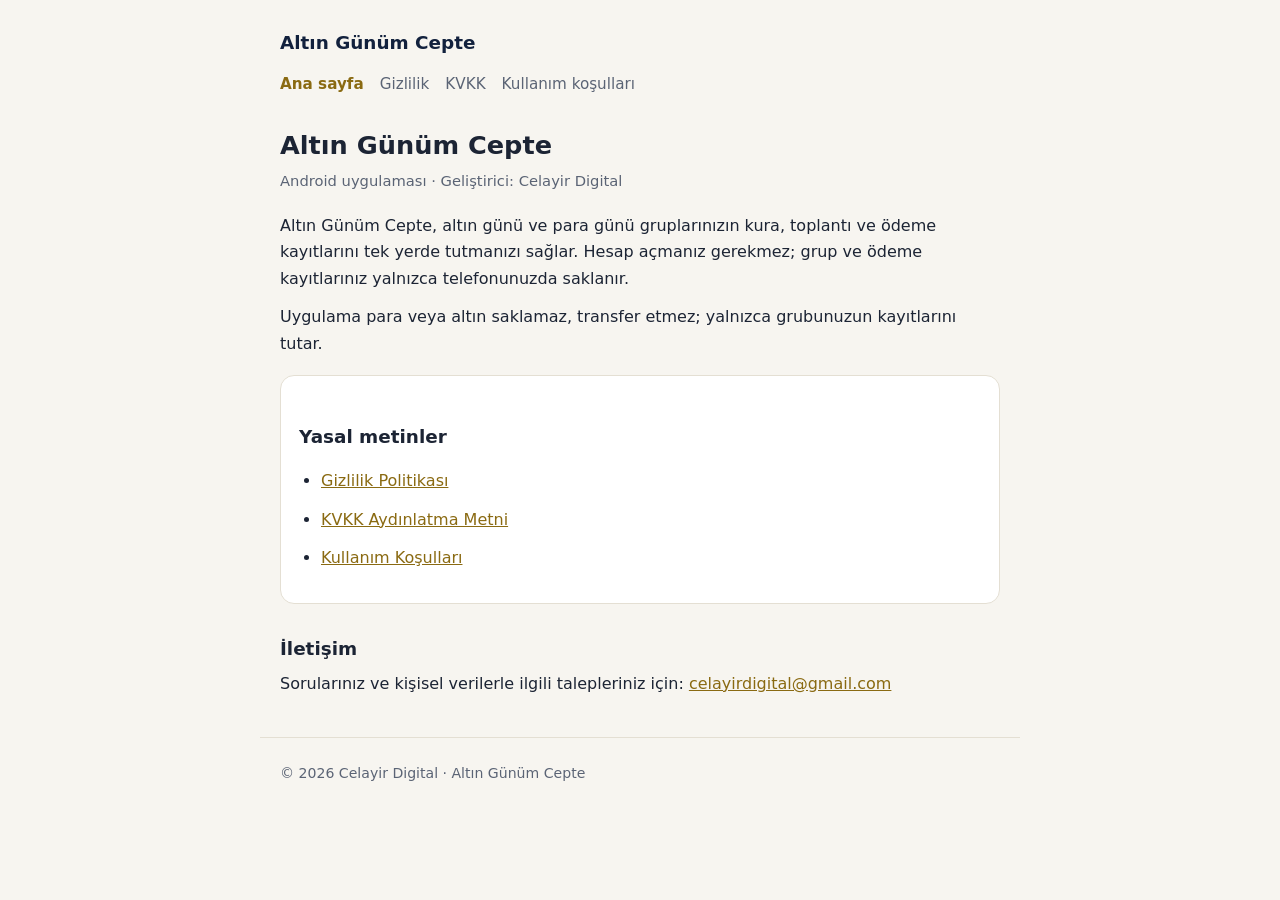
<file: index.html>
<!doctype html>
<html lang="tr">
<head>
<meta charset="utf-8">
<meta name="viewport" content="width=device-width, initial-scale=1">
<title>Altın Günüm Cepte — Celayir Digital</title>
<meta name="description" content="Altın Günüm Cepte: altın ve para günü gruplarınızı telefonunuzda yönetin. Gizlilik politikası, KVKK aydınlatma metni ve kullanım koşulları.">
<link rel="stylesheet" href="style.css">
</head>
<body>
<header>
  <a class="brand" href="./">Altın Günüm Cepte</a>
  <nav>
    <a href="./" aria-current="page">Ana sayfa</a>
    <a href="gizlilik-politikasi.html">Gizlilik</a>
    <a href="kvkk-aydinlatma.html">KVKK</a>
    <a href="kullanim-kosullari.html">Kullanım koşulları</a>
  </nav>
</header>
<main>
  <h1>Altın Günüm Cepte</h1>
  <p class="meta">Android uygulaması · Geliştirici: Celayir Digital</p>
  <p>Altın Günüm Cepte, altın günü ve para günü gruplarınızın kura, toplantı ve ödeme kayıtlarını tek yerde
    tutmanızı sağlar. Hesap açmanız gerekmez; grup ve ödeme kayıtlarınız yalnızca telefonunuzda saklanır.</p>
  <p>Uygulama para veya altın saklamaz, transfer etmez; yalnızca grubunuzun kayıtlarını tutar.</p>

  <div class="card">
    <h2>Yasal metinler</h2>
    <ul>
      <li><a href="gizlilik-politikasi.html">Gizlilik Politikası</a></li>
      <li><a href="kvkk-aydinlatma.html">KVKK Aydınlatma Metni</a></li>
      <li><a href="kullanim-kosullari.html">Kullanım Koşulları</a></li>
    </ul>
  </div>

  <h2>İletişim</h2>
  <p>Sorularınız ve kişisel verilerle ilgili talepleriniz için:
    <a href="mailto:celayirdigital@gmail.com">celayirdigital@gmail.com</a></p>
</main>
<footer>© 2026 Celayir Digital · Altın Günüm Cepte</footer>
</body>
</html>
</file>
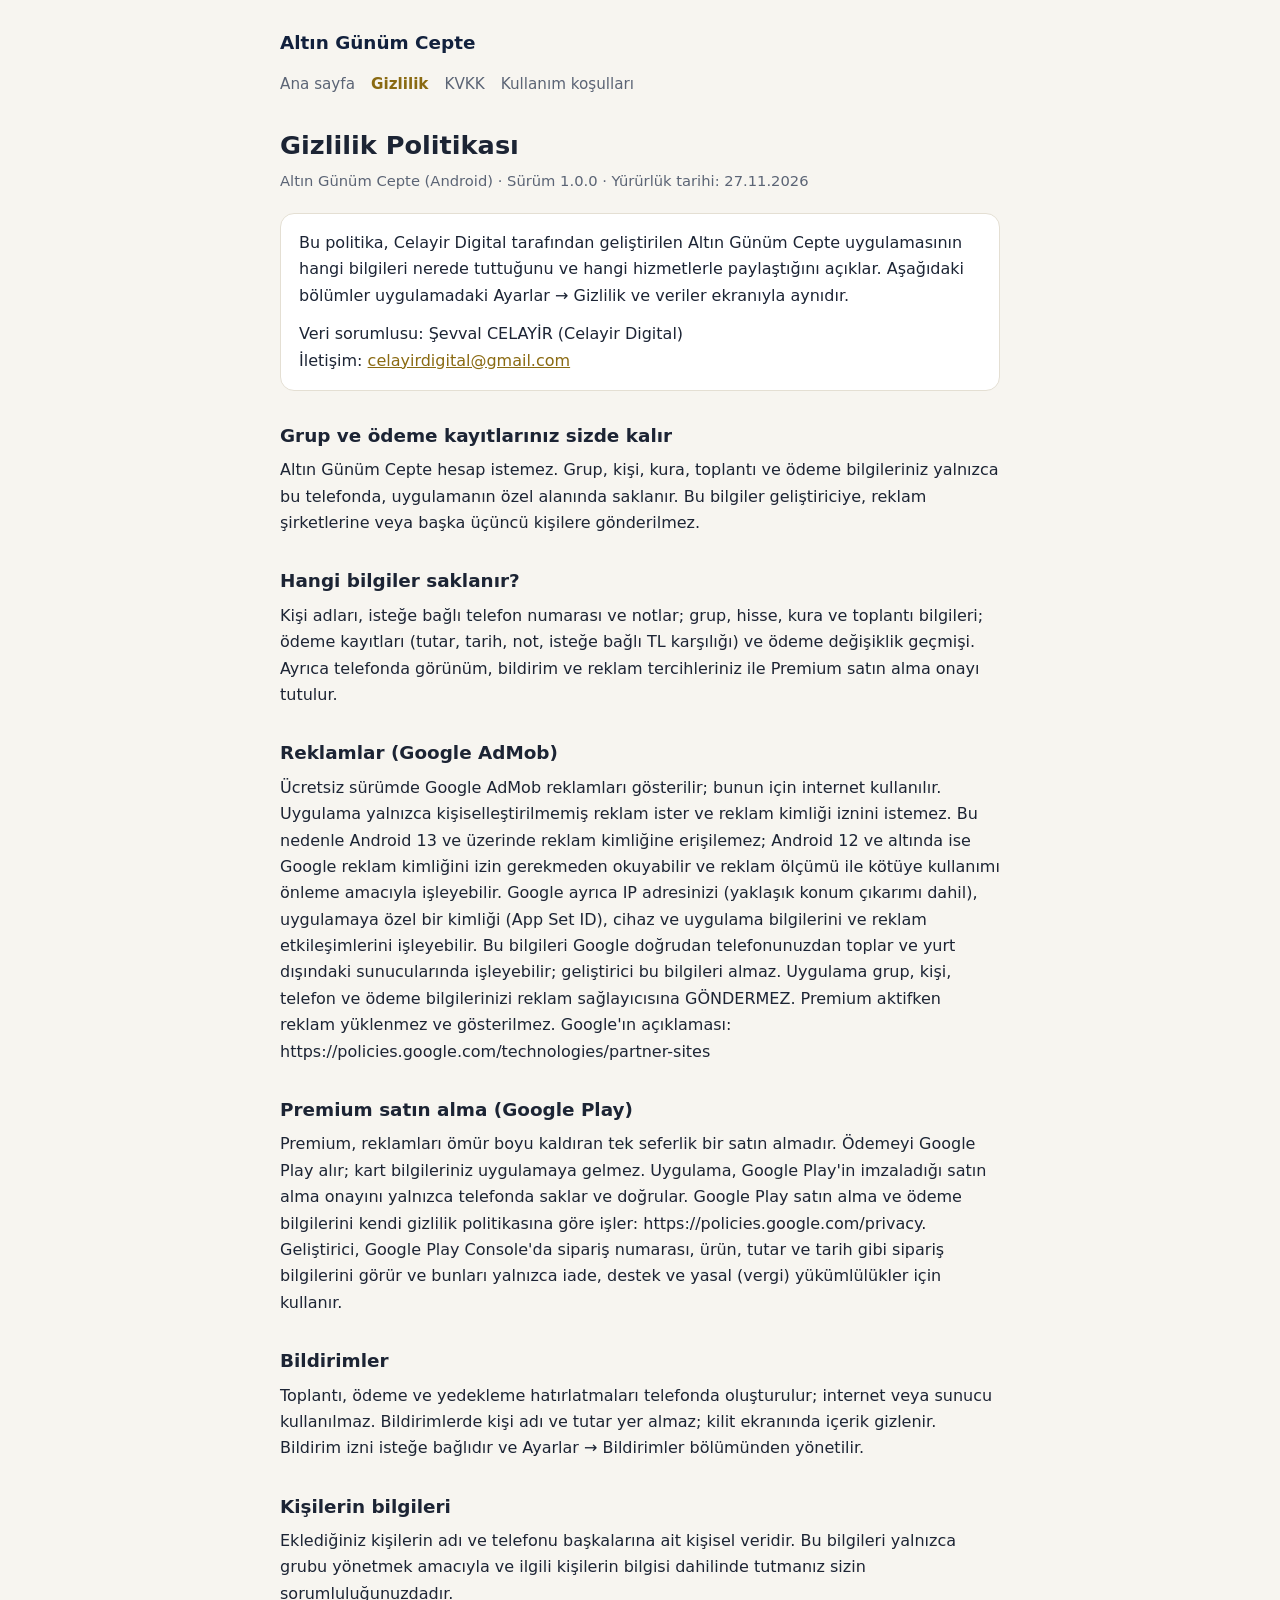
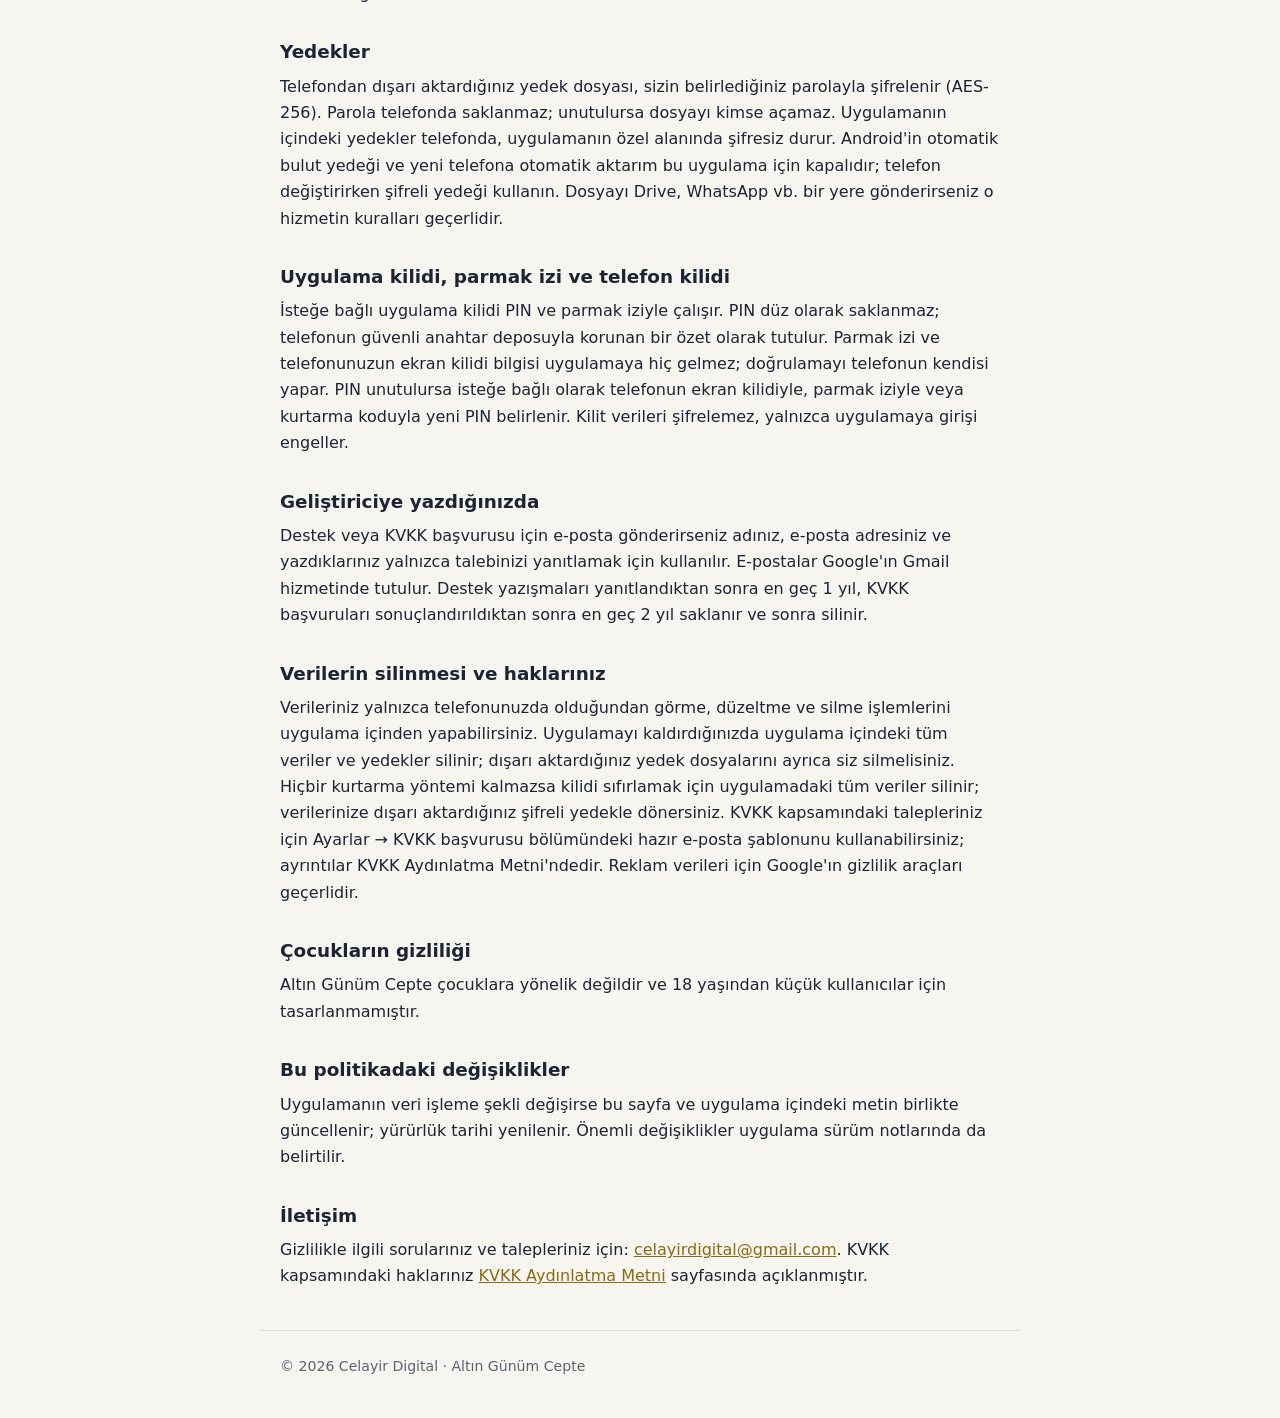
<file: gizlilik-politikasi.html>
<!doctype html>
<html lang="tr">
<head>
<meta charset="utf-8">
<meta name="viewport" content="width=device-width, initial-scale=1">
<title>Gizlilik Politikası — Altın Günüm Cepte</title>
<link rel="stylesheet" href="style.css">
</head>
<body>
<header>
  <a class="brand" href="./">Altın Günüm Cepte</a>
  <nav>
    <a href="./">Ana sayfa</a>
    <a href="gizlilik-politikasi.html" aria-current="page">Gizlilik</a>
    <a href="kvkk-aydinlatma.html">KVKK</a>
    <a href="kullanim-kosullari.html">Kullanım koşulları</a>
  </nav>
</header>
<main>
<h1>Gizlilik Politikası</h1>
<p class="meta">Altın Günüm Cepte (Android) · Sürüm 1.0.0 · Yürürlük tarihi: 27.11.2026</p>
<div class="card">
<p>Bu politika, Celayir Digital tarafından geliştirilen Altın Günüm Cepte uygulamasının hangi bilgileri nerede tuttuğunu ve hangi hizmetlerle paylaştığını açıklar. Aşağıdaki bölümler uygulamadaki Ayarlar → Gizlilik ve veriler ekranıyla aynıdır.</p>
<p>Veri sorumlusu: Şevval CELAYİR (Celayir Digital)<br>İletişim: <a href="mailto:celayirdigital@gmail.com">celayirdigital@gmail.com</a></p>
</div>
<h2>Grup ve ödeme kayıtlarınız sizde kalır</h2>
<p>Altın Günüm Cepte hesap istemez. Grup, kişi, kura, toplantı ve ödeme bilgileriniz yalnızca bu telefonda, uygulamanın özel alanında saklanır. Bu bilgiler geliştiriciye, reklam şirketlerine veya başka üçüncü kişilere gönderilmez.</p>
<h2>Hangi bilgiler saklanır?</h2>
<p>Kişi adları, isteğe bağlı telefon numarası ve notlar; grup, hisse, kura ve toplantı bilgileri; ödeme kayıtları (tutar, tarih, not, isteğe bağlı TL karşılığı) ve ödeme değişiklik geçmişi. Ayrıca telefonda görünüm, bildirim ve reklam tercihleriniz ile Premium satın alma onayı tutulur.</p>
<h2>Reklamlar (Google AdMob)</h2>
<p>Ücretsiz sürümde Google AdMob reklamları gösterilir; bunun için internet kullanılır. Uygulama yalnızca kişiselleştirilmemiş reklam ister ve reklam kimliği iznini istemez. Bu nedenle Android 13 ve üzerinde reklam kimliğine erişilemez; Android 12 ve altında ise Google reklam kimliğini izin gerekmeden okuyabilir ve reklam ölçümü ile kötüye kullanımı önleme amacıyla işleyebilir. Google ayrıca IP adresinizi (yaklaşık konum çıkarımı dahil), uygulamaya özel bir kimliği (App Set ID), cihaz ve uygulama bilgilerini ve reklam etkileşimlerini işleyebilir. Bu bilgileri Google doğrudan telefonunuzdan toplar ve yurt dışındaki sunucularında işleyebilir; geliştirici bu bilgileri almaz. Uygulama grup, kişi, telefon ve ödeme bilgilerinizi reklam sağlayıcısına GÖNDERMEZ. Premium aktifken reklam yüklenmez ve gösterilmez. Google'ın açıklaması: https://policies.google.com/technologies/partner-sites</p>
<h2>Premium satın alma (Google Play)</h2>
<p>Premium, reklamları ömür boyu kaldıran tek seferlik bir satın almadır. Ödemeyi Google Play alır; kart bilgileriniz uygulamaya gelmez. Uygulama, Google Play'in imzaladığı satın alma onayını yalnızca telefonda saklar ve doğrular. Google Play satın alma ve ödeme bilgilerini kendi gizlilik politikasına göre işler: https://policies.google.com/privacy. Geliştirici, Google Play Console'da sipariş numarası, ürün, tutar ve tarih gibi sipariş bilgilerini görür ve bunları yalnızca iade, destek ve yasal (vergi) yükümlülükler için kullanır.</p>
<h2>Bildirimler</h2>
<p>Toplantı, ödeme ve yedekleme hatırlatmaları telefonda oluşturulur; internet veya sunucu kullanılmaz. Bildirimlerde kişi adı ve tutar yer almaz; kilit ekranında içerik gizlenir. Bildirim izni isteğe bağlıdır ve Ayarlar → Bildirimler bölümünden yönetilir.</p>
<h2>Kişilerin bilgileri</h2>
<p>Eklediğiniz kişilerin adı ve telefonu başkalarına ait kişisel veridir. Bu bilgileri yalnızca grubu yönetmek amacıyla ve ilgili kişilerin bilgisi dahilinde tutmanız sizin sorumluluğunuzdadır.</p>
<h2>Yedekler</h2>
<p>Telefondan dışarı aktardığınız yedek dosyası, sizin belirlediğiniz parolayla şifrelenir (AES-256). Parola telefonda saklanmaz; unutulursa dosyayı kimse açamaz. Uygulamanın içindeki yedekler telefonda, uygulamanın özel alanında şifresiz durur. Android'in otomatik bulut yedeği ve yeni telefona otomatik aktarım bu uygulama için kapalıdır; telefon değiştirirken şifreli yedeği kullanın. Dosyayı Drive, WhatsApp vb. bir yere gönderirseniz o hizmetin kuralları geçerlidir.</p>
<h2>Uygulama kilidi, parmak izi ve telefon kilidi</h2>
<p>İsteğe bağlı uygulama kilidi PIN ve parmak iziyle çalışır. PIN düz olarak saklanmaz; telefonun güvenli anahtar deposuyla korunan bir özet olarak tutulur. Parmak izi ve telefonunuzun ekran kilidi bilgisi uygulamaya hiç gelmez; doğrulamayı telefonun kendisi yapar. PIN unutulursa isteğe bağlı olarak telefonun ekran kilidiyle, parmak iziyle veya kurtarma koduyla yeni PIN belirlenir. Kilit verileri şifrelemez, yalnızca uygulamaya girişi engeller.</p>
<h2>Geliştiriciye yazdığınızda</h2>
<p>Destek veya KVKK başvurusu için e-posta gönderirseniz adınız, e-posta adresiniz ve yazdıklarınız yalnızca talebinizi yanıtlamak için kullanılır. E-postalar Google'ın Gmail hizmetinde tutulur. Destek yazışmaları yanıtlandıktan sonra en geç 1 yıl, KVKK başvuruları sonuçlandırıldıktan sonra en geç 2 yıl saklanır ve sonra silinir.</p>
<h2>Verilerin silinmesi ve haklarınız</h2>
<p>Verileriniz yalnızca telefonunuzda olduğundan görme, düzeltme ve silme işlemlerini uygulama içinden yapabilirsiniz. Uygulamayı kaldırdığınızda uygulama içindeki tüm veriler ve yedekler silinir; dışarı aktardığınız yedek dosyalarını ayrıca siz silmelisiniz. Hiçbir kurtarma yöntemi kalmazsa kilidi sıfırlamak için uygulamadaki tüm veriler silinir; verilerinize dışarı aktardığınız şifreli yedekle dönersiniz. KVKK kapsamındaki talepleriniz için Ayarlar → KVKK başvurusu bölümündeki hazır e-posta şablonunu kullanabilirsiniz; ayrıntılar KVKK Aydınlatma Metni'ndedir. Reklam verileri için Google'ın gizlilik araçları geçerlidir.</p>
<h2>Çocukların gizliliği</h2>
<p>Altın Günüm Cepte çocuklara yönelik değildir ve 18 yaşından küçük kullanıcılar için tasarlanmamıştır.</p>
<h2>Bu politikadaki değişiklikler</h2>
<p>Uygulamanın veri işleme şekli değişirse bu sayfa ve uygulama içindeki metin birlikte güncellenir; yürürlük tarihi yenilenir. Önemli değişiklikler uygulama sürüm notlarında da belirtilir.</p>
<h2>İletişim</h2>
<p>Gizlilikle ilgili sorularınız ve talepleriniz için: <a href="mailto:celayirdigital@gmail.com">celayirdigital@gmail.com</a>. KVKK kapsamındaki haklarınız <a href="kvkk-aydinlatma.html">KVKK Aydınlatma Metni</a> sayfasında açıklanmıştır.</p>
</main>
<footer>© 2026 Celayir Digital · Altın Günüm Cepte</footer>
</body>
</html>
</file>
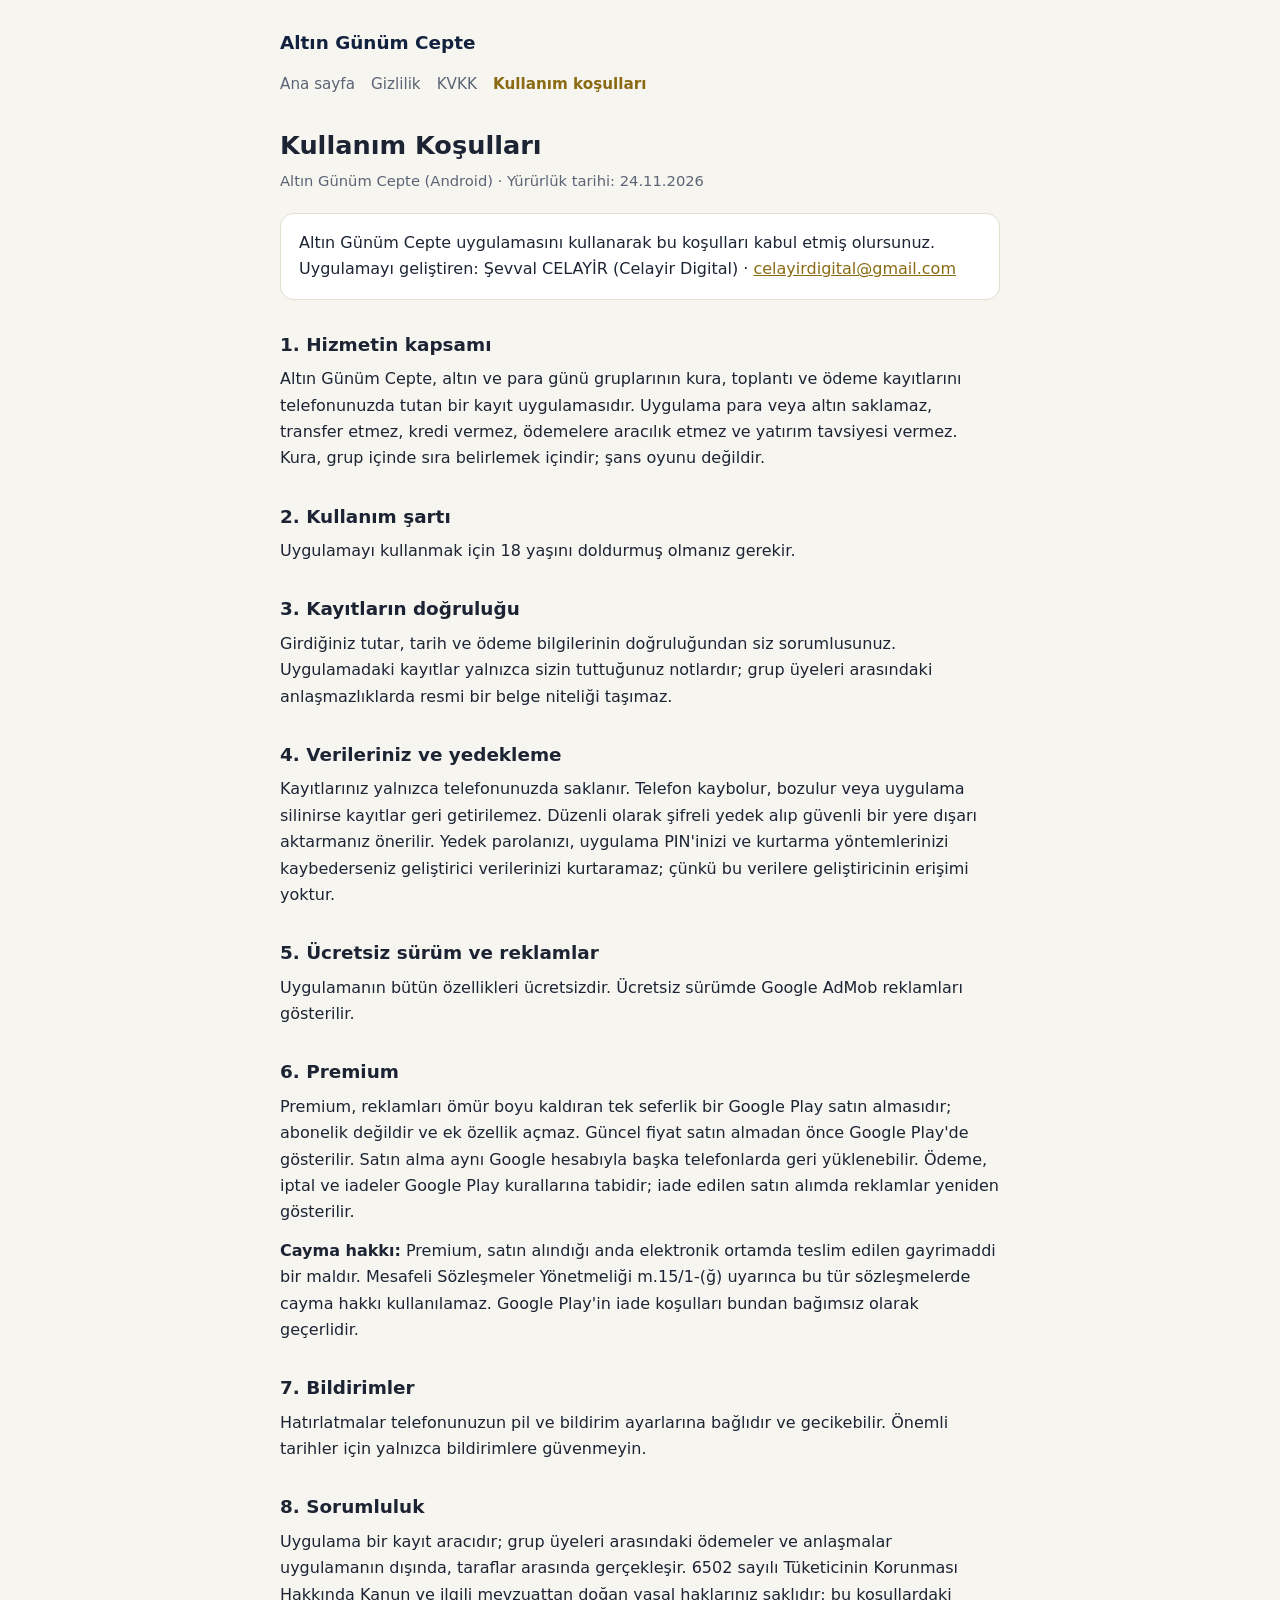
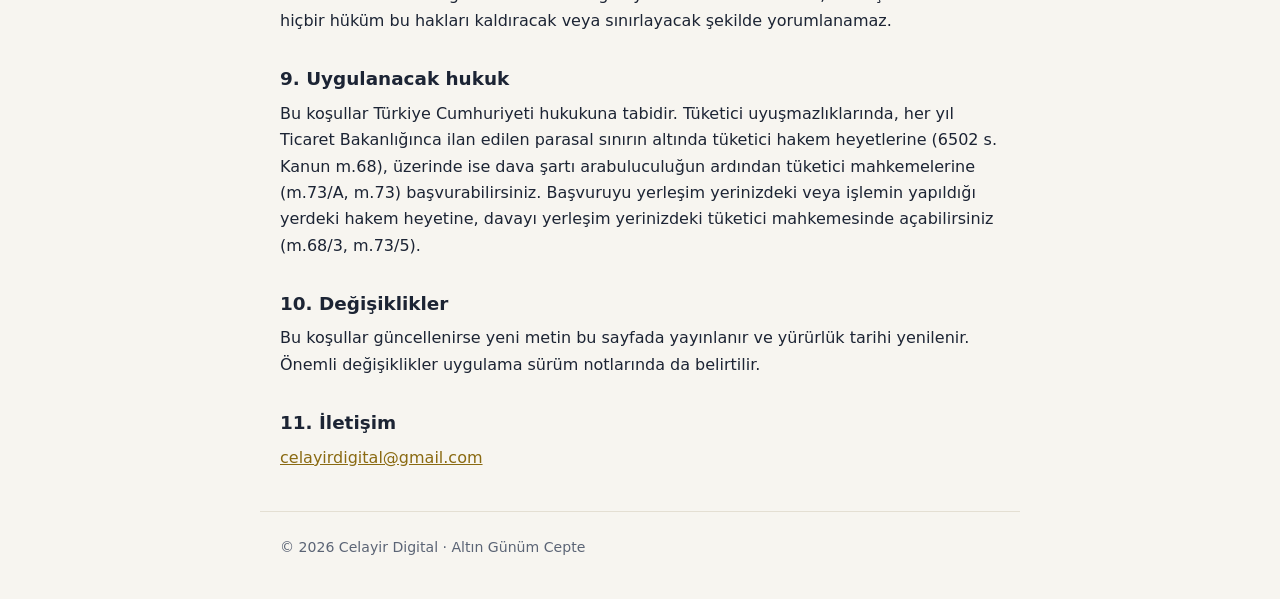
<file: kullanim-kosullari.html>
<!doctype html>
<html lang="tr">
<head>
<meta charset="utf-8">
<meta name="viewport" content="width=device-width, initial-scale=1">
<title>Kullanım Koşulları — Altın Günüm Cepte</title>
<link rel="stylesheet" href="style.css">
</head>
<body>
<header>
  <a class="brand" href="./">Altın Günüm Cepte</a>
  <nav>
    <a href="./">Ana sayfa</a>
    <a href="gizlilik-politikasi.html">Gizlilik</a>
    <a href="kvkk-aydinlatma.html">KVKK</a>
    <a href="kullanim-kosullari.html" aria-current="page">Kullanım koşulları</a>
  </nav>
</header>
<main>
<h1>Kullanım Koşulları</h1>
<p class="meta">Altın Günüm Cepte (Android) · Yürürlük tarihi: 24.11.2026</p>

<div class="card">
  <p>Altın Günüm Cepte uygulamasını kullanarak bu koşulları kabul etmiş olursunuz. Uygulamayı geliştiren:
    Şevval CELAYİR (Celayir Digital) ·
    <a href="mailto:celayirdigital@gmail.com">celayirdigital@gmail.com</a></p>
</div>

<h2>1. Hizmetin kapsamı</h2>
<p>Altın Günüm Cepte, altın ve para günü gruplarının kura, toplantı ve ödeme kayıtlarını telefonunuzda tutan bir
  kayıt uygulamasıdır. Uygulama para veya altın saklamaz, transfer etmez, kredi vermez, ödemelere
  aracılık etmez ve yatırım tavsiyesi vermez. Kura, grup içinde sıra belirlemek içindir; şans oyunu değildir.</p>

<h2>2. Kullanım şartı</h2>
<p>Uygulamayı kullanmak için 18 yaşını doldurmuş olmanız gerekir.</p>

<h2>3. Kayıtların doğruluğu</h2>
<p>Girdiğiniz tutar, tarih ve ödeme bilgilerinin doğruluğundan siz sorumlusunuz. Uygulamadaki kayıtlar
  yalnızca sizin tuttuğunuz notlardır; grup üyeleri arasındaki anlaşmazlıklarda resmi bir belge niteliği
  taşımaz.</p>

<h2>4. Verileriniz ve yedekleme</h2>
<p>Kayıtlarınız yalnızca telefonunuzda saklanır. Telefon kaybolur, bozulur veya uygulama silinirse kayıtlar
  geri getirilemez. Düzenli olarak şifreli yedek alıp güvenli bir yere dışarı aktarmanız önerilir. Yedek
  parolanızı, uygulama PIN'inizi ve kurtarma yöntemlerinizi kaybederseniz geliştirici verilerinizi
  kurtaramaz; çünkü bu verilere geliştiricinin erişimi yoktur.</p>

<h2>5. Ücretsiz sürüm ve reklamlar</h2>
<p>Uygulamanın bütün özellikleri ücretsizdir. Ücretsiz sürümde Google AdMob reklamları gösterilir.</p>

<h2>6. Premium</h2>
<p>Premium, reklamları ömür boyu kaldıran tek seferlik bir Google Play satın almasıdır; abonelik değildir ve
  ek özellik açmaz. Güncel fiyat satın almadan önce Google Play'de gösterilir. Satın alma aynı Google
  hesabıyla başka telefonlarda geri yüklenebilir. Ödeme, iptal ve iadeler Google Play kurallarına tabidir;
  iade edilen satın alımda reklamlar yeniden gösterilir.</p>
<p><strong>Cayma hakkı:</strong> Premium, satın alındığı anda elektronik ortamda teslim edilen gayrimaddi bir
  maldır. Mesafeli Sözleşmeler Yönetmeliği m.15/1-(ğ) uyarınca bu tür sözleşmelerde cayma hakkı
  kullanılamaz. Google Play'in iade koşulları bundan bağımsız olarak geçerlidir.</p>

<h2>7. Bildirimler</h2>
<p>Hatırlatmalar telefonunuzun pil ve bildirim ayarlarına bağlıdır ve gecikebilir. Önemli tarihler için
  yalnızca bildirimlere güvenmeyin.</p>

<h2>8. Sorumluluk</h2>
<p>Uygulama bir kayıt aracıdır; grup üyeleri arasındaki ödemeler ve anlaşmalar uygulamanın dışında,
  taraflar arasında gerçekleşir. 6502 sayılı Tüketicinin Korunması Hakkında Kanun ve ilgili mevzuattan
  doğan yasal haklarınız saklıdır; bu koşullardaki hiçbir hüküm bu hakları kaldıracak veya sınırlayacak
  şekilde yorumlanamaz.</p>

<h2>9. Uygulanacak hukuk</h2>
<p>Bu koşullar Türkiye Cumhuriyeti hukukuna tabidir. Tüketici uyuşmazlıklarında, her yıl Ticaret
  Bakanlığınca ilan edilen parasal sınırın altında tüketici hakem heyetlerine (6502 s. Kanun m.68), üzerinde
  ise dava şartı arabuluculuğun ardından tüketici mahkemelerine (m.73/A, m.73) başvurabilirsiniz. Başvuruyu yerleşim yerinizdeki veya işlemin
  yapıldığı yerdeki hakem heyetine, davayı yerleşim yerinizdeki tüketici mahkemesinde açabilirsiniz
  (m.68/3, m.73/5).</p>

<h2>10. Değişiklikler</h2>
<p>Bu koşullar güncellenirse yeni metin bu sayfada yayınlanır ve yürürlük tarihi yenilenir. Önemli
  değişiklikler uygulama sürüm notlarında da belirtilir.</p>

<h2>11. İletişim</h2>
<p><a href="mailto:celayirdigital@gmail.com">celayirdigital@gmail.com</a></p>
</main>
<footer>© 2026 Celayir Digital · Altın Günüm Cepte</footer>
</body>
</html>
</file>
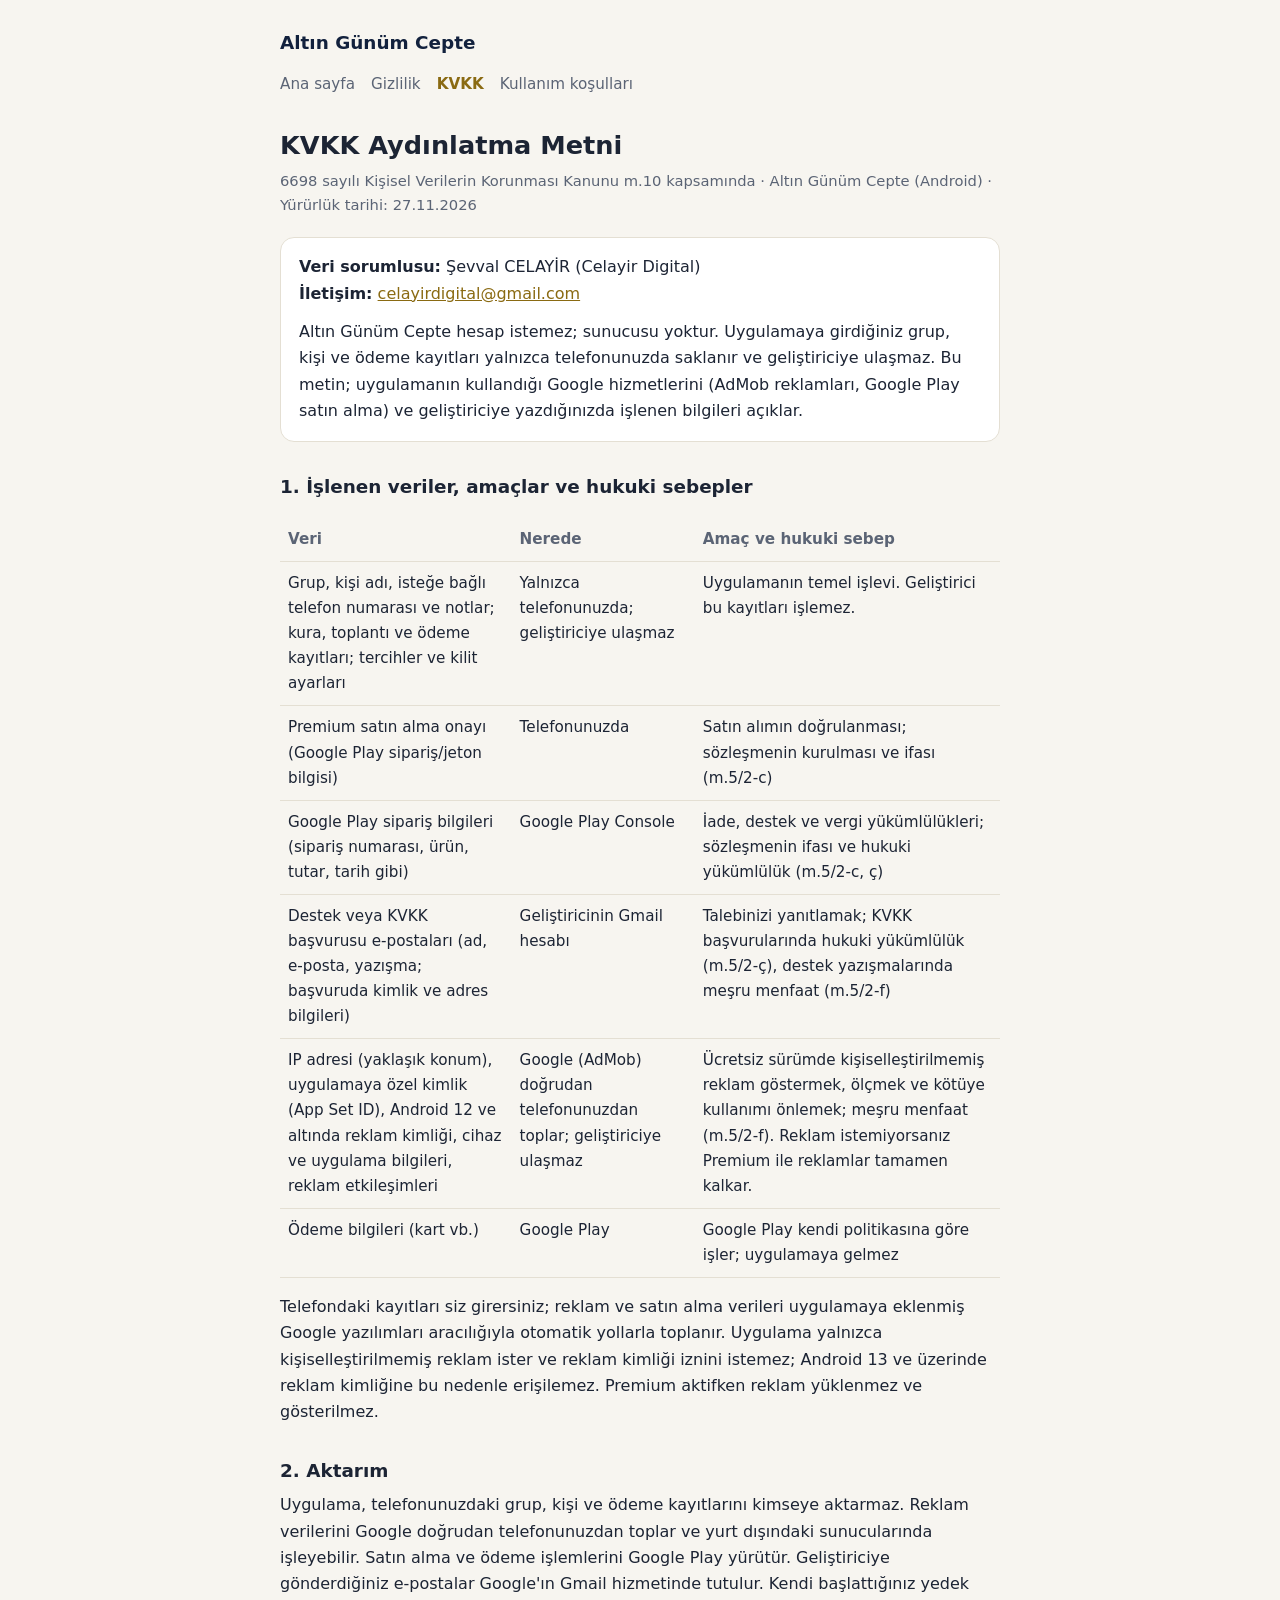
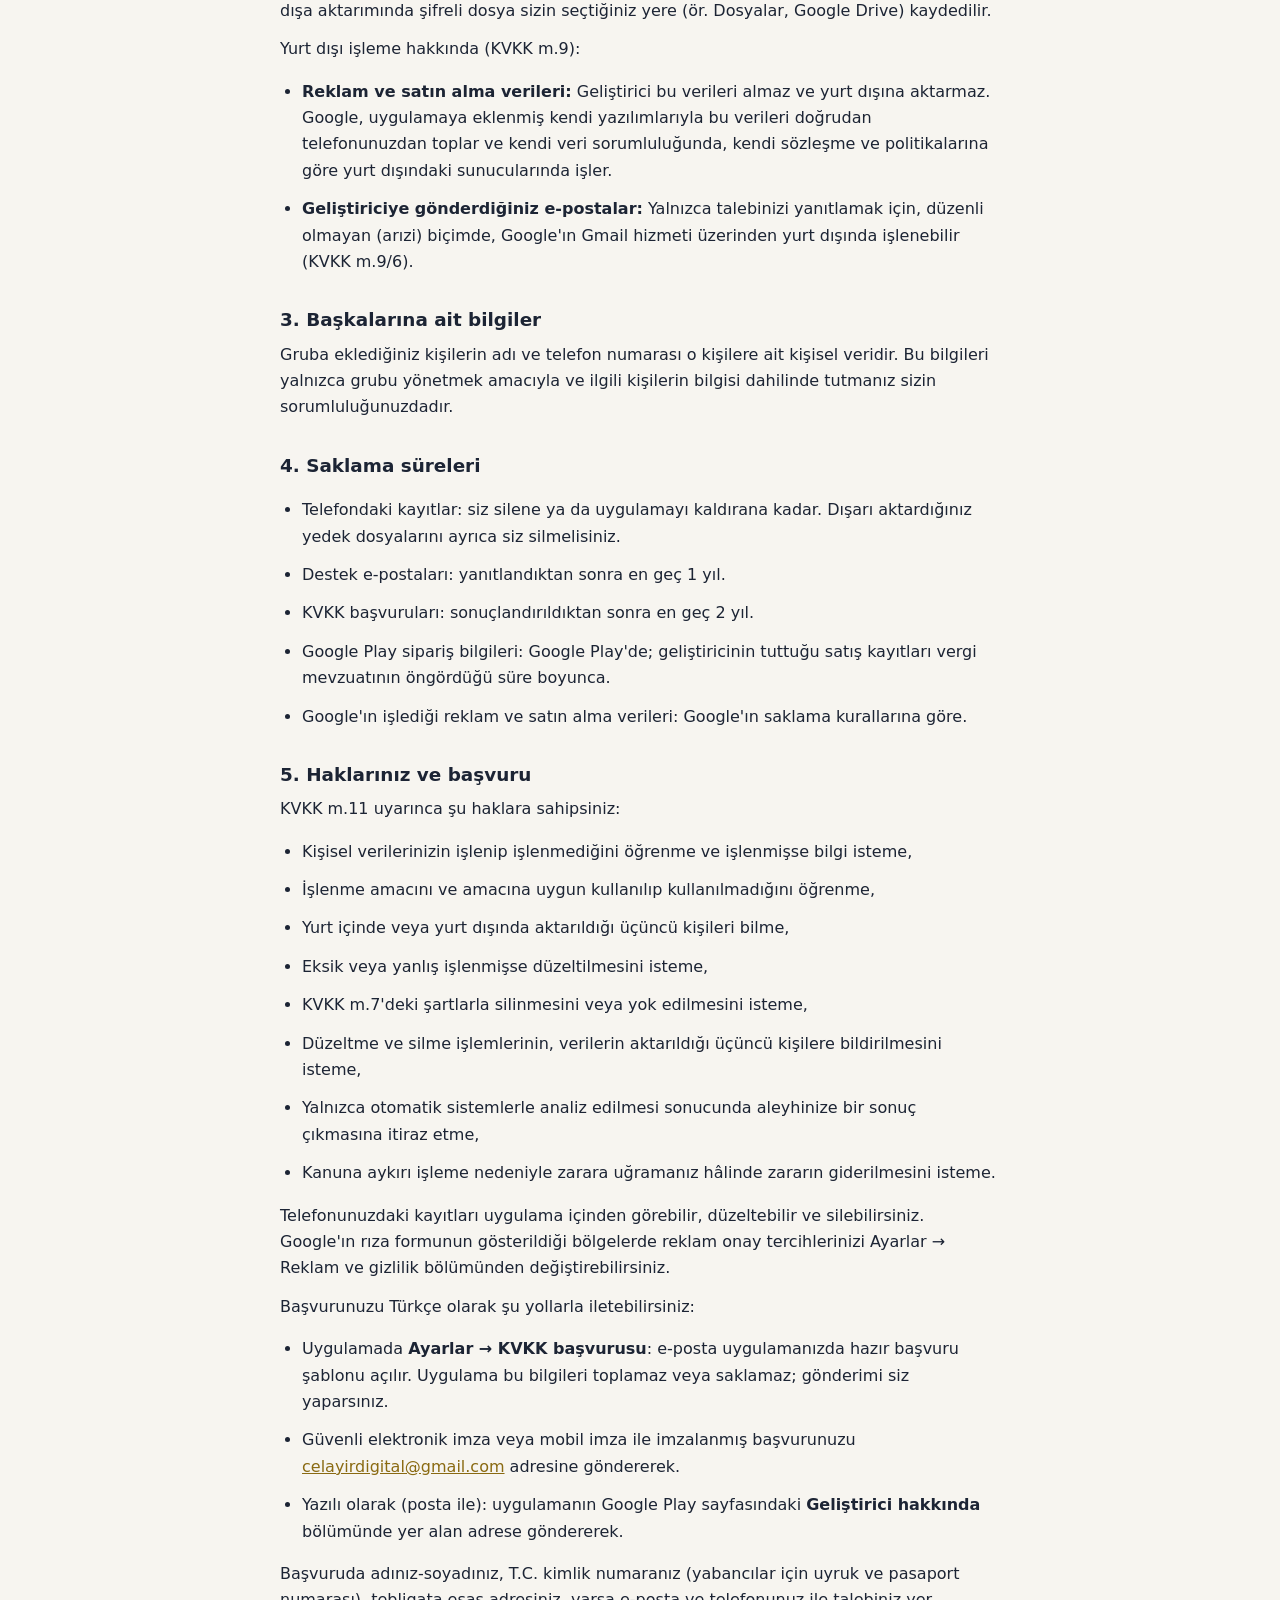
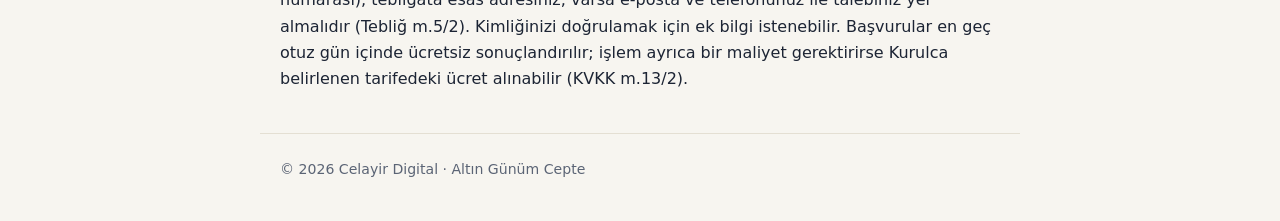
<file: kvkk-aydinlatma.html>
<!doctype html>
<html lang="tr">
<head>
<meta charset="utf-8">
<meta name="viewport" content="width=device-width, initial-scale=1">
<title>KVKK Aydınlatma Metni — Altın Günüm Cepte</title>
<link rel="stylesheet" href="style.css">
</head>
<body>
<header>
  <a class="brand" href="./">Altın Günüm Cepte</a>
  <nav>
    <a href="./">Ana sayfa</a>
    <a href="gizlilik-politikasi.html">Gizlilik</a>
    <a href="kvkk-aydinlatma.html" aria-current="page">KVKK</a>
    <a href="kullanim-kosullari.html">Kullanım koşulları</a>
  </nav>
</header>
<main>
<h1>KVKK Aydınlatma Metni</h1>
<p class="meta">6698 sayılı Kişisel Verilerin Korunması Kanunu m.10 kapsamında · Altın Günüm Cepte (Android) ·
  Yürürlük tarihi: 27.11.2026</p>

<div class="card">
  <p><strong>Veri sorumlusu:</strong> Şevval CELAYİR (Celayir Digital)<br>
    <strong>İletişim:</strong> <a href="mailto:celayirdigital@gmail.com">celayirdigital@gmail.com</a></p>
  <p>Altın Günüm Cepte hesap istemez; sunucusu yoktur. Uygulamaya girdiğiniz grup, kişi ve ödeme kayıtları
    yalnızca telefonunuzda saklanır ve geliştiriciye ulaşmaz. Bu metin; uygulamanın kullandığı Google
    hizmetlerini (AdMob reklamları, Google Play satın alma) ve geliştiriciye yazdığınızda işlenen bilgileri
    açıklar.</p>
</div>

<h2>1. İşlenen veriler, amaçlar ve hukuki sebepler</h2>
<div class="table-wrap">
<table>
  <tr><th>Veri</th><th>Nerede</th><th>Amaç ve hukuki sebep</th></tr>
  <tr><td>Grup, kişi adı, isteğe bağlı telefon numarası ve notlar; kura, toplantı ve ödeme kayıtları; tercihler ve kilit ayarları</td><td>Yalnızca telefonunuzda; geliştiriciye ulaşmaz</td><td>Uygulamanın temel işlevi. Geliştirici bu kayıtları işlemez.</td></tr>
  <tr><td>Premium satın alma onayı (Google Play sipariş/jeton bilgisi)</td><td>Telefonunuzda</td><td>Satın alımın doğrulanması; sözleşmenin kurulması ve ifası (m.5/2-c)</td></tr>
  <tr><td>Google Play sipariş bilgileri (sipariş numarası, ürün, tutar, tarih gibi)</td><td>Google Play Console</td><td>İade, destek ve vergi yükümlülükleri; sözleşmenin ifası ve hukuki yükümlülük (m.5/2-c, ç)</td></tr>
  <tr><td>Destek veya KVKK başvurusu e-postaları (ad, e-posta, yazışma; başvuruda kimlik ve adres bilgileri)</td><td>Geliştiricinin Gmail hesabı</td><td>Talebinizi yanıtlamak; KVKK başvurularında hukuki yükümlülük (m.5/2-ç), destek yazışmalarında meşru menfaat (m.5/2-f)</td></tr>
  <tr><td>IP adresi (yaklaşık konum), uygulamaya özel kimlik (App Set ID), Android 12 ve altında reklam kimliği, cihaz ve uygulama bilgileri, reklam etkileşimleri</td><td>Google (AdMob) doğrudan telefonunuzdan toplar; geliştiriciye ulaşmaz</td><td>Ücretsiz sürümde kişiselleştirilmemiş reklam göstermek, ölçmek ve kötüye kullanımı önlemek; meşru menfaat (m.5/2-f). Reklam istemiyorsanız Premium ile reklamlar tamamen kalkar.</td></tr>
  <tr><td>Ödeme bilgileri (kart vb.)</td><td>Google Play</td><td>Google Play kendi politikasına göre işler; uygulamaya gelmez</td></tr>
</table>
</div>
<p>Telefondaki kayıtları siz girersiniz; reklam ve satın alma verileri uygulamaya eklenmiş Google yazılımları
  aracılığıyla otomatik yollarla toplanır. Uygulama yalnızca kişiselleştirilmemiş reklam ister ve reklam kimliği
  iznini istemez; Android 13 ve üzerinde reklam kimliğine bu nedenle erişilemez. Premium aktifken reklam
  yüklenmez ve gösterilmez.</p>

<h2>2. Aktarım</h2>
<p>Uygulama, telefonunuzdaki grup, kişi ve ödeme kayıtlarını kimseye aktarmaz. Reklam verilerini Google doğrudan
  telefonunuzdan toplar ve yurt dışındaki sunucularında işleyebilir. Satın alma ve ödeme işlemlerini Google Play
  yürütür. Geliştiriciye gönderdiğiniz e-postalar Google'ın Gmail hizmetinde tutulur. Kendi başlattığınız yedek
  dışa aktarımında şifreli dosya sizin seçtiğiniz yere (ör. Dosyalar, Google Drive) kaydedilir.</p>
<p>Yurt dışı işleme hakkında (KVKK m.9):</p>
<ul>
  <li><strong>Reklam ve satın alma verileri:</strong> Geliştirici bu verileri almaz ve yurt dışına aktarmaz. Google, uygulamaya
    eklenmiş kendi yazılımlarıyla bu verileri doğrudan telefonunuzdan toplar ve kendi veri sorumluluğunda, kendi
    sözleşme ve politikalarına göre yurt dışındaki sunucularında işler.</li>
  <li><strong>Geliştiriciye gönderdiğiniz e-postalar:</strong> Yalnızca talebinizi yanıtlamak için, düzenli olmayan
    (arızi) biçimde, Google'ın Gmail hizmeti üzerinden yurt dışında işlenebilir (KVKK m.9/6).</li>
</ul>

<h2>3. Başkalarına ait bilgiler</h2>
<p>Gruba eklediğiniz kişilerin adı ve telefon numarası o kişilere ait kişisel veridir. Bu bilgileri yalnızca
  grubu yönetmek amacıyla ve ilgili kişilerin bilgisi dahilinde tutmanız sizin sorumluluğunuzdadır.</p>

<h2>4. Saklama süreleri</h2>
<ul>
  <li>Telefondaki kayıtlar: siz silene ya da uygulamayı kaldırana kadar. Dışarı aktardığınız yedek dosyalarını
    ayrıca siz silmelisiniz.</li>
  <li>Destek e-postaları: yanıtlandıktan sonra en geç 1 yıl.</li>
  <li>KVKK başvuruları: sonuçlandırıldıktan sonra en geç 2 yıl.</li>
  <li>Google Play sipariş bilgileri: Google Play'de; geliştiricinin tuttuğu satış kayıtları vergi mevzuatının
    öngördüğü süre boyunca.</li>
  <li>Google'ın işlediği reklam ve satın alma verileri: Google'ın saklama kurallarına göre.</li>
</ul>

<h2>5. Haklarınız ve başvuru</h2>
<p>KVKK m.11 uyarınca şu haklara sahipsiniz:</p>
<ul>
  <li>Kişisel verilerinizin işlenip işlenmediğini öğrenme ve işlenmişse bilgi isteme,</li>
  <li>İşlenme amacını ve amacına uygun kullanılıp kullanılmadığını öğrenme,</li>
  <li>Yurt içinde veya yurt dışında aktarıldığı üçüncü kişileri bilme,</li>
  <li>Eksik veya yanlış işlenmişse düzeltilmesini isteme,</li>
  <li>KVKK m.7'deki şartlarla silinmesini veya yok edilmesini isteme,</li>
  <li>Düzeltme ve silme işlemlerinin, verilerin aktarıldığı üçüncü kişilere bildirilmesini isteme,</li>
  <li>Yalnızca otomatik sistemlerle analiz edilmesi sonucunda aleyhinize bir sonuç çıkmasına itiraz etme,</li>
  <li>Kanuna aykırı işleme nedeniyle zarara uğramanız hâlinde zararın giderilmesini isteme.</li>
</ul>
<p>Telefonunuzdaki kayıtları uygulama içinden görebilir,
  düzeltebilir ve silebilirsiniz. Google'ın rıza formunun gösterildiği bölgelerde reklam onay tercihlerinizi
  Ayarlar → Reklam ve gizlilik bölümünden değiştirebilirsiniz.</p>
<p>Başvurunuzu Türkçe olarak şu yollarla iletebilirsiniz:</p>
<ul>
  <li>Uygulamada <strong>Ayarlar → KVKK başvurusu</strong>: e-posta uygulamanızda hazır başvuru şablonu açılır.
    Uygulama bu bilgileri toplamaz veya saklamaz; gönderimi siz yaparsınız.</li>
  <li>Güvenli elektronik imza veya mobil imza ile imzalanmış başvurunuzu
    <a href="mailto:celayirdigital@gmail.com">celayirdigital@gmail.com</a> adresine göndererek.</li>
  <li>Yazılı olarak (posta ile): uygulamanın Google Play sayfasındaki <strong>Geliştirici hakkında</strong> bölümünde
    yer alan adrese göndererek.</li>
</ul>
<p>Başvuruda adınız-soyadınız, T.C. kimlik numaranız (yabancılar için uyruk ve pasaport numarası), tebligata
  esas adresiniz, varsa e-posta ve telefonunuz ile talebiniz yer almalıdır (Tebliğ m.5/2). Kimliğinizi
  doğrulamak için ek bilgi istenebilir. Başvurular en geç otuz gün içinde ücretsiz sonuçlandırılır; işlem ayrıca
  bir maliyet gerektirirse Kurulca belirlenen tarifedeki ücret alınabilir (KVKK m.13/2).</p>
</main>
<footer>© 2026 Celayir Digital · Altın Günüm Cepte</footer>
</body>
</html>
</file>
<file: style.css>
/* Altın Günüm — yasal sayfalar. Sade, mobil uyumlu; açık/koyu tema telefona göre. */
:root {
  --bg: #f7f5f0;
  --surface: #ffffff;
  --text: #1c2434;
  --muted: #5b6475;
  --border: #e4dfd3;
  --accent: #8a6a12;
  --brand: #12213d;
}
@media (prefers-color-scheme: dark) {
  :root {
    --bg: #0b1426;
    --surface: #111d35;
    --text: #eef1f6;
    --muted: #a9b3c4;
    --border: #22304d;
    --accent: #e3c06b;
    --brand: #e3c06b;
  }
}
* { box-sizing: border-box; }
html { -webkit-text-size-adjust: 100%; }
body {
  margin: 0;
  background: var(--bg);
  color: var(--text);
  font: 16px/1.65 system-ui, -apple-system, "Segoe UI", Roboto, sans-serif;
}
header, main, footer { max-width: 760px; margin: 0 auto; padding: 0 20px; }
header { padding-top: 28px; }
.brand { color: var(--brand); font-weight: 800; font-size: 1.15rem; text-decoration: none; }
nav { display: flex; flex-wrap: wrap; gap: 6px 16px; margin: 10px 0 0; font-size: .95rem; }
nav a { color: var(--muted); text-decoration: none; padding: 4px 0; }
nav a[aria-current="page"] { color: var(--accent); font-weight: 600; }
h1 { font-size: 1.6rem; line-height: 1.3; margin: 28px 0 6px; }
h2 { font-size: 1.15rem; margin: 30px 0 6px; }
p, li { margin: 0 0 12px; }
ul { padding-left: 22px; }
a { color: var(--accent); }
.meta { color: var(--muted); font-size: .92rem; margin-bottom: 20px; }
.card {
  background: var(--surface);
  border: 1px solid var(--border);
  border-radius: 14px;
  padding: 16px 18px;
  margin: 18px 0;
}
.card p:last-child { margin-bottom: 0; }
table { width: 100%; border-collapse: collapse; margin: 10px 0 16px; font-size: .95rem; }
th, td { text-align: left; vertical-align: top; padding: 9px 8px; border-bottom: 1px solid var(--border); }
th { color: var(--muted); font-weight: 600; }
.table-wrap { overflow-x: auto; }
footer { color: var(--muted); font-size: .88rem; padding-top: 24px; padding-bottom: 40px; border-top: 1px solid var(--border); margin-top: 40px; }
mark { background: #f3d77a; color: #1c2434; padding: 0 3px; border-radius: 3px; }
</file>
